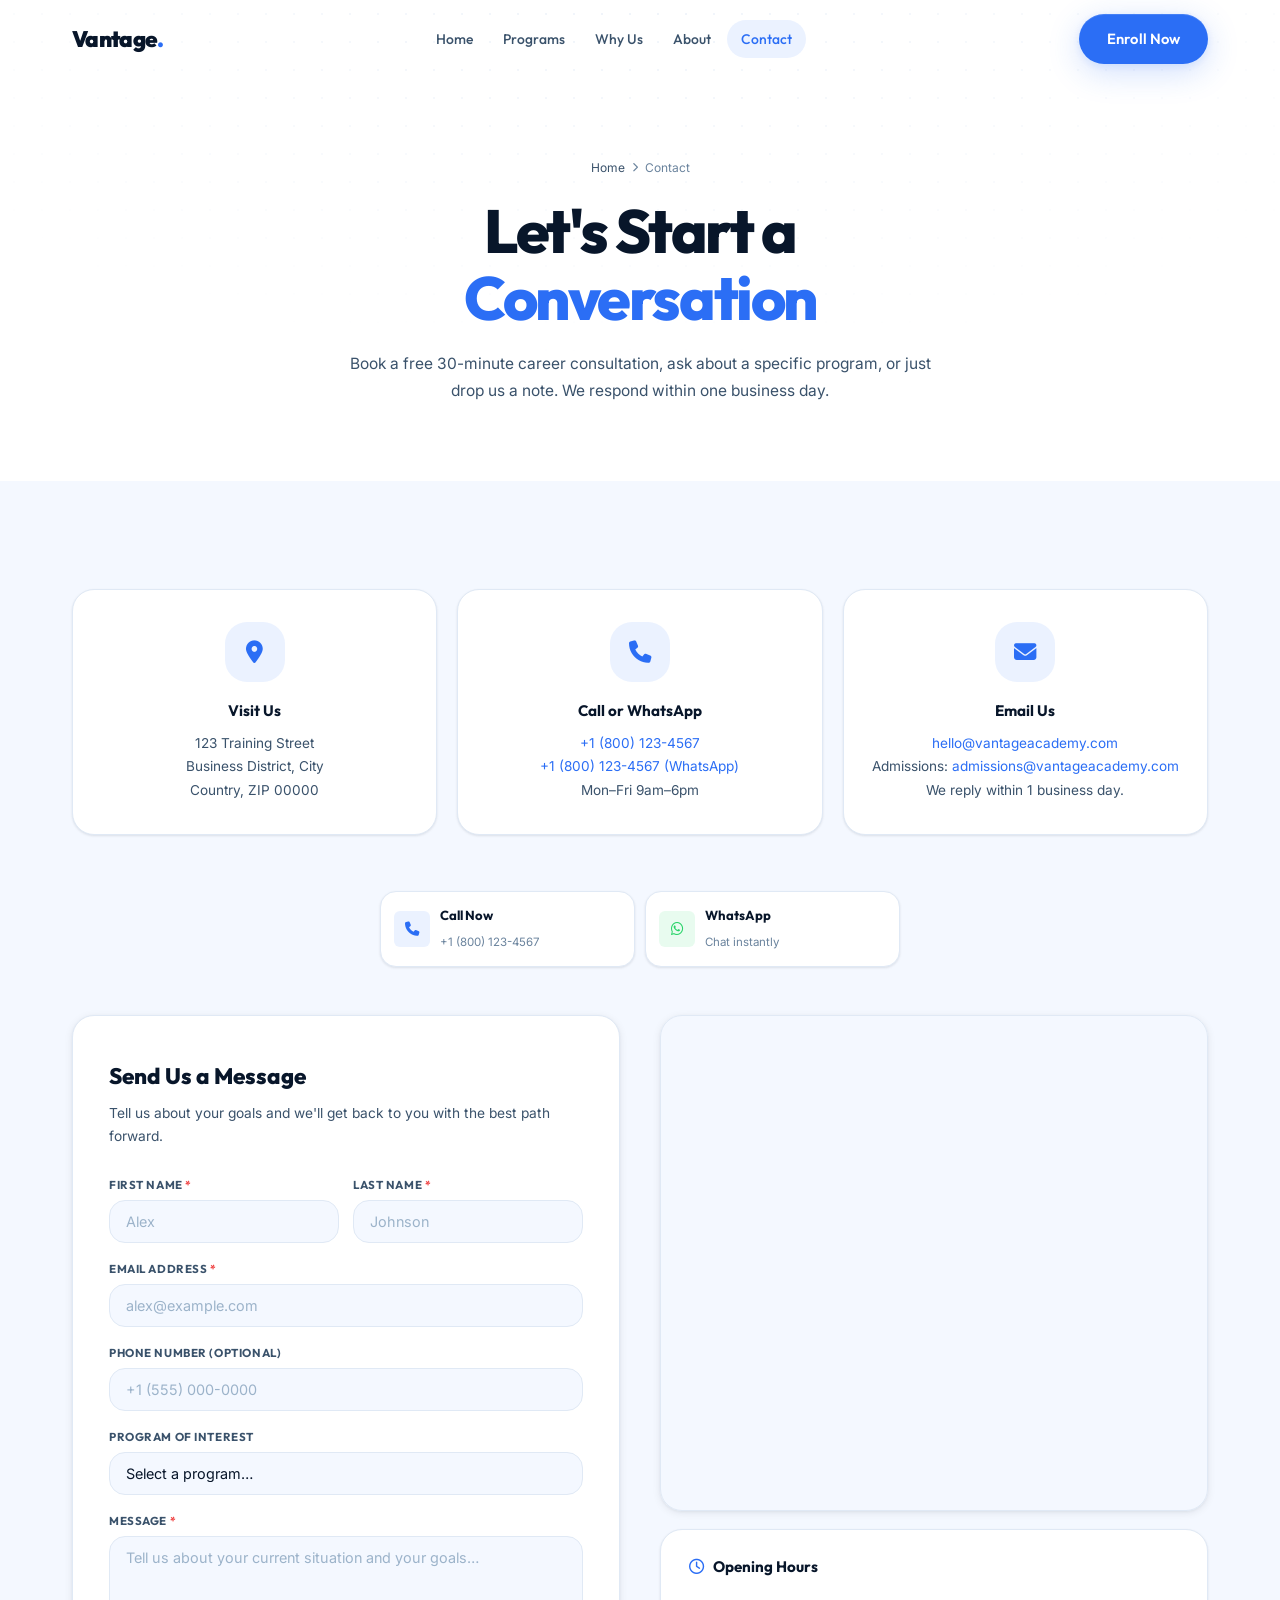
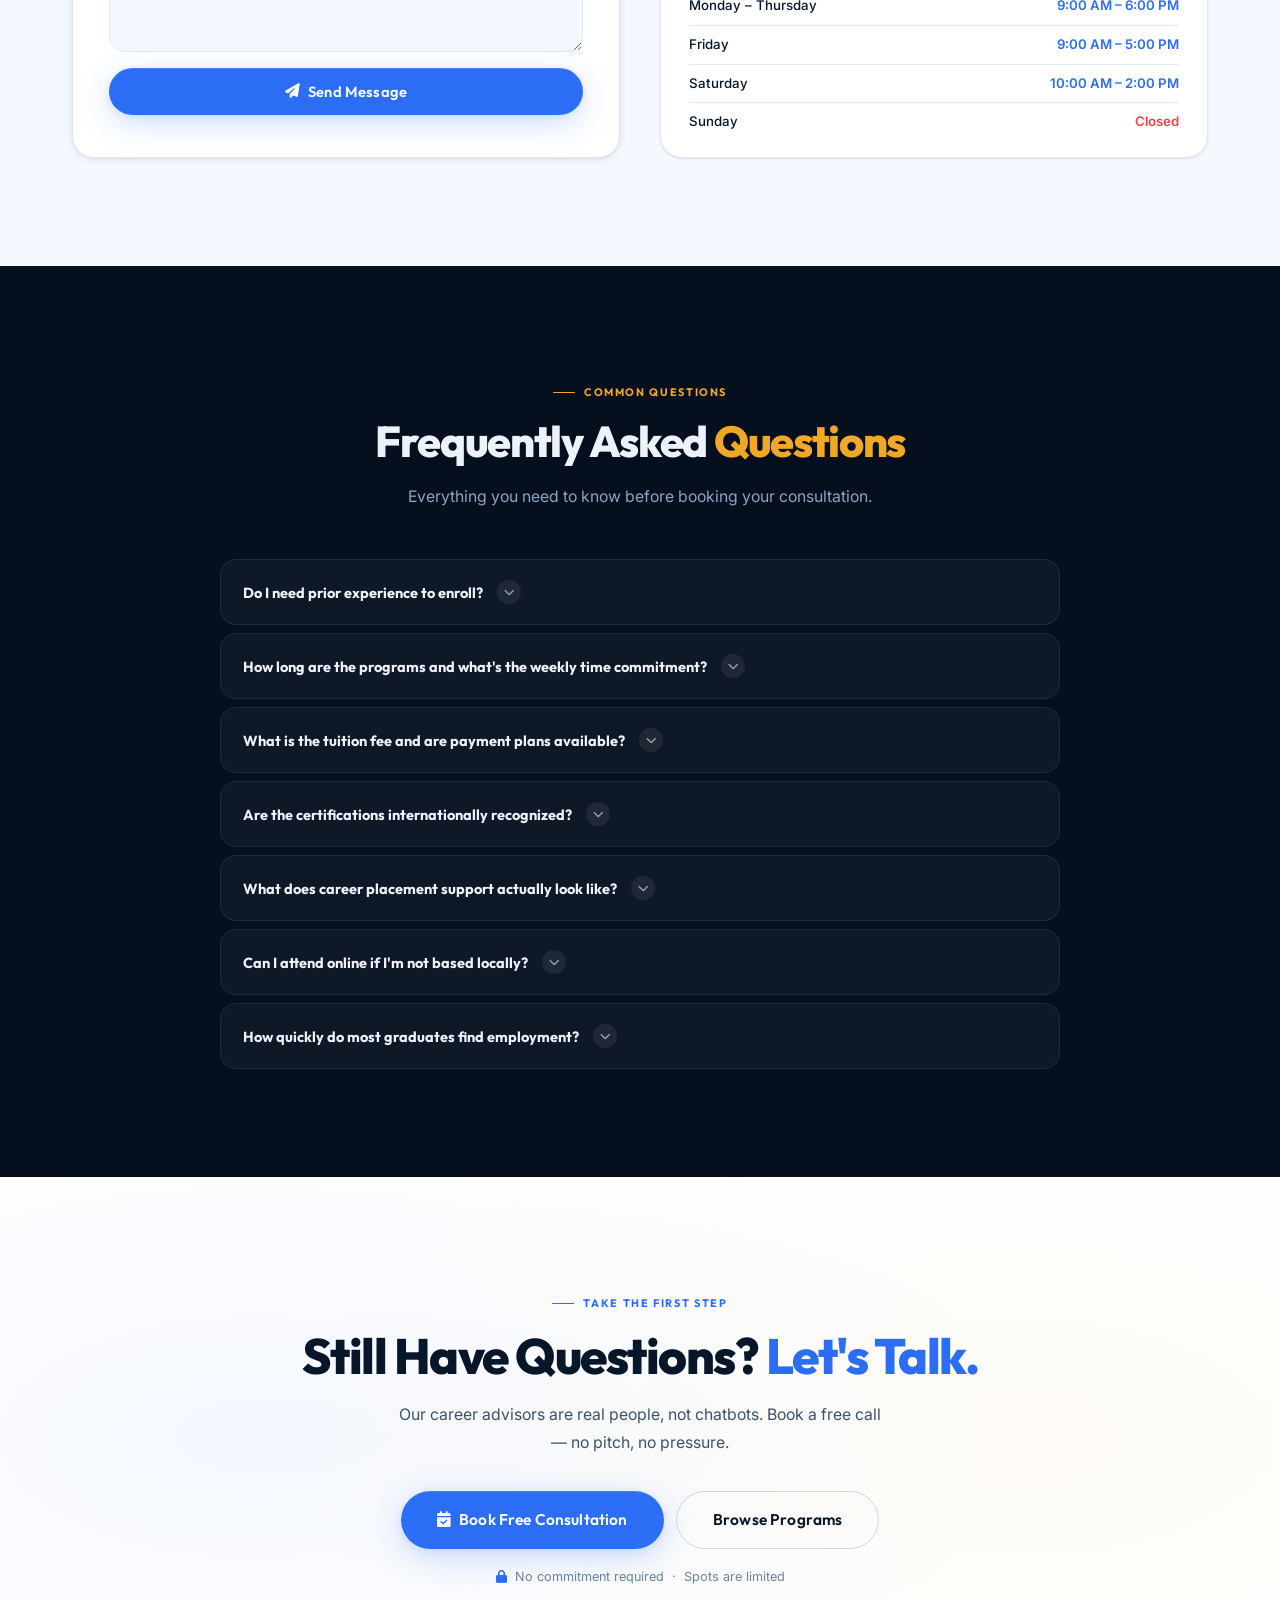
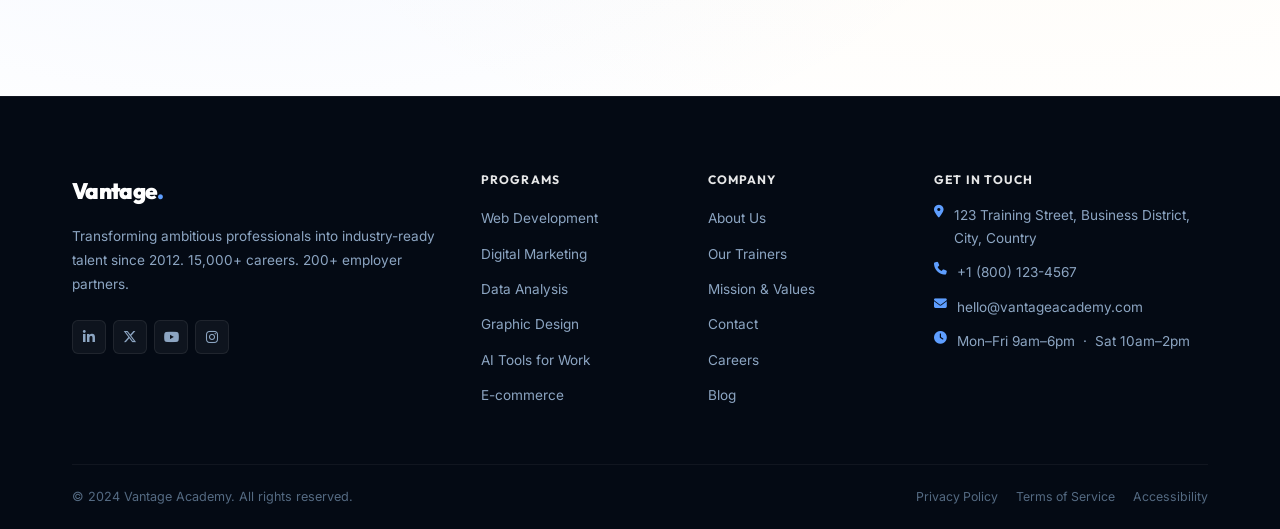
<file: contact.html>
<!DOCTYPE html>
<html lang="en">
<head>
  <meta charset="UTF-8" />
  <meta name="viewport" content="width=device-width, initial-scale=1.0" />
  <title>Contact Vantage Academy — Book a Free Consultation</title>
  <meta name="description" content="Get in touch with Vantage Academy. Book a free career consultation, ask about our programs, or visit us in person. We respond within one business day." />
  <link rel="stylesheet" href="style.css?v=7" />
  <link rel="stylesheet" href="https://cdnjs.cloudflare.com/ajax/libs/font-awesome/6.4.2/css/all.min.css" />
</head>
<body>

  <div id="progress-bar"></div>

  <!-- ═══════════════════════════════════════════════
       NAVIGATION
  ════════════════════════════════════════════════ -->
  <nav id="navbar" aria-label="Main navigation">
    <div class="nav-inner">
      <a href="index.html" class="nav-logo">Vantage<span>.</span></a>
      <div class="nav-links" role="list">
        <a href="index.html" role="listitem">Home</a>
        <a href="index.html#programs" role="listitem">Programs</a>
        <a href="index.html#why-us" role="listitem">Why Us</a>
        <a href="about.html" role="listitem">About</a>
        <a href="contact.html" role="listitem">Contact</a>
      </div>
      <a href="contact.html" class="btn btn-primary nav-cta">Enroll Now</a>
      <button class="hamburger" id="hamburger" aria-label="Toggle menu" aria-expanded="false">
        <span></span><span></span><span></span>
      </button>
    </div>
  </nav>

  <div class="mobile-menu" id="mobileMenu" role="dialog" aria-label="Mobile navigation">
    <a href="index.html">Home</a>
    <a href="index.html#programs">Programs</a>
    <a href="index.html#why-us">Why Us</a>
    <a href="about.html">About</a>
    <a href="contact.html">Contact</a>
    <a href="contact.html" class="btn btn-primary btn-lg" style="margin-top:24px">Enroll Now</a>
  </div>

  <!-- ═══════════════════════════════════════════════
       PAGE HERO  — dark
  ════════════════════════════════════════════════ -->
  <section class="page-hero" aria-label="Contact Vantage Academy">
    <div class="page-hero-inner">
      <nav class="breadcrumb" aria-label="Breadcrumb">
        <a href="index.html">Home</a>
        <i class="fa-solid fa-chevron-right"></i>
        <span>Contact</span>
      </nav>
      <h1 class="page-hero-title">
        Let's Start a <span>Conversation</span>
      </h1>
      <p class="page-hero-desc">
        Book a free 30-minute career consultation, ask about a specific program,
        or just drop us a note. We respond within one business day.
      </p>
    </div>
  </section>

  <!-- ═══════════════════════════════════════════════
       CONTACT SECTION
  ════════════════════════════════════════════════ -->
  <section class="contact-section" id="contact-form" aria-labelledby="contact-section-heading">
    <div class="container">

      <!-- Info cards -->
      <div class="contact-info-grid">
        <div class="ci-card reveal" data-delay="1">
          <div class="ci-icon"><i class="fa-solid fa-location-dot"></i></div>
          <div class="ci-title">Visit Us</div>
          <p class="ci-detail">123 Training Street<br>Business District, City<br>Country, ZIP 00000</p>
        </div>
        <div class="ci-card reveal" data-delay="2">
          <div class="ci-icon"><i class="fa-solid fa-phone"></i></div>
          <div class="ci-title">Call or WhatsApp</div>
          <p class="ci-detail">
            <a href="tel:+18001234567">+1 (800) 123-4567</a><br>
            <a href="https://wa.me/18001234567">+1 (800) 123-4567 (WhatsApp)</a><br>
            Mon–Fri 9am–6pm
          </p>
        </div>
        <div class="ci-card reveal" data-delay="3">
          <div class="ci-icon"><i class="fa-solid fa-envelope"></i></div>
          <div class="ci-title">Email Us</div>
          <p class="ci-detail">
            <a href="mailto:hello@vantageacademy.com">hello@vantageacademy.com</a><br>
            Admissions: <a href="mailto:admissions@vantageacademy.com">admissions@vantageacademy.com</a><br>
            We reply within 1 business day.
          </p>
        </div>
      </div>

      <!-- Quick action buttons -->
      <div class="contact-quick-actions" style="max-width:520px;margin:0 auto 48px" aria-label="Quick contact options">
        <a href="tel:+18001234567" class="contact-quick-btn btn-phone">
          <div class="cqb-icon"><i class="fa-solid fa-phone"></i></div>
          <div class="cqb-text">
            <strong>Call Now</strong>
            <span>+1 (800) 123-4567</span>
          </div>
        </a>
        <a href="https://wa.me/18001234567" class="contact-quick-btn btn-wa" target="_blank" rel="noopener">
          <div class="cqb-icon"><i class="fa-brands fa-whatsapp"></i></div>
          <div class="cqb-text">
            <strong>WhatsApp</strong>
            <span>Chat instantly</span>
          </div>
        </a>
      </div>

      <!-- Form + Map -->
      <div class="contact-main">
        <div class="contact-form-wrap reveal-left">
          <div class="contact-form-title">Send Us a Message</div>
          <p class="contact-form-desc">Tell us about your goals and we'll get back to you with the best path forward.</p>

          <form id="contactForm" novalidate aria-label="Contact form">
            <div class="form-row">
              <div class="form-group">
                <label for="cf-first">First Name <span aria-hidden="true" style="color:var(--red)">*</span></label>
                <input type="text" id="cf-first" placeholder="Alex" required />
              </div>
              <div class="form-group">
                <label for="cf-last">Last Name <span aria-hidden="true" style="color:var(--red)">*</span></label>
                <input type="text" id="cf-last" placeholder="Johnson" required />
              </div>
            </div>

            <div class="form-group">
              <label for="cf-email">Email Address <span aria-hidden="true" style="color:var(--red)">*</span></label>
              <input type="email" id="cf-email" placeholder="alex@example.com" required />
            </div>

            <div class="form-group">
              <label for="cf-phone">Phone Number (optional)</label>
              <input type="tel" id="cf-phone" placeholder="+1 (555) 000-0000" />
            </div>

            <div class="form-group">
              <label for="cf-program">Program of Interest</label>
              <select id="cf-program">
                <option value="">Select a program…</option>
                <option>Web Development</option>
                <option>Digital Marketing</option>
                <option>Data Analysis</option>
                <option>Graphic Design</option>
                <option>AI Tools for Work</option>
                <option>E-commerce</option>
                <option>Not sure yet</option>
              </select>
            </div>

            <div class="form-group">
              <label for="cf-message">Message <span aria-hidden="true" style="color:var(--red)">*</span></label>
              <textarea id="cf-message" placeholder="Tell us about your current situation and your goals…" required></textarea>
            </div>

            <button type="submit" class="btn btn-primary form-submit">
              <i class="fa-solid fa-paper-plane"></i> Send Message
            </button>
            <div class="form-notif" id="contactNotif" role="alert" aria-live="polite"></div>
          </form>
        </div>

        <div class="contact-map-wrap reveal-right">
          <div class="map-container">
            <iframe
              src="https://www.google.com/maps/embed?pb=!1m18!1m12!1m3!1d3153.8354345093747!2d144.95373531531672!3d-37.816279979751834!2m3!1f0!2f0!3f0!3m2!1i1024!2i768!4f13.1!3m3!1m2!1s0x6ad65d4c2b349649%3A0xb6899234e561db11!2sEnvato!5e0!3m2!1sen!2sau!4v1474987681349"
              title="Vantage Academy Location"
              allowfullscreen=""
              loading="lazy"
              referrerpolicy="no-referrer-when-downgrade">
            </iframe>
          </div>

          <div class="hours-card">
            <div class="hours-title">
              <i class="fa-regular fa-clock"></i> Opening Hours
            </div>
            <div class="hours-list">
              <div class="hours-row">
                <span class="day">Monday – Thursday</span>
                <span class="time">9:00 AM – 6:00 PM</span>
              </div>
              <div class="hours-row">
                <span class="day">Friday</span>
                <span class="time">9:00 AM – 5:00 PM</span>
              </div>
              <div class="hours-row">
                <span class="day">Saturday</span>
                <span class="time">10:00 AM – 2:00 PM</span>
              </div>
              <div class="hours-row closed">
                <span class="day">Sunday</span>
                <span class="time">Closed</span>
              </div>
            </div>
          </div>
        </div>
      </div>
    </div>
  </section>

  <!-- ═══════════════════════════════════════════════
       FAQ  — dark section
  ════════════════════════════════════════════════ -->
  <section class="faq-section" id="faq" aria-labelledby="faq-heading">
    <div class="container">
      <div class="faq-header">
        <span class="section-tag on-dk">Common Questions</span>
        <h2 class="section-title on-dark" id="faq-heading">
          Frequently Asked <span>Questions</span>
        </h2>
        <p class="section-sub on-dark" style="margin-inline:auto">
          Everything you need to know before booking your consultation.
        </p>
      </div>

      <div class="faq-list" role="list">

        <div class="faq-item" role="listitem">
          <button class="faq-trigger" aria-expanded="false">
            <span class="faq-q">Do I need prior experience to enroll?</span>
            <span class="faq-chevron" aria-hidden="true"><i class="fa-solid fa-chevron-down"></i></span>
          </button>
          <div class="faq-body" aria-hidden="true">
            <div class="faq-body-inner">
              Most programs are designed for motivated beginners, though some (like AI &amp; ML) benefit from basic numeracy. In your free consultation, we'll assess your starting point honestly and place you in the right cohort. No entry exam — just a genuine conversation.
            </div>
          </div>
        </div>

        <div class="faq-item" role="listitem">
          <button class="faq-trigger" aria-expanded="false">
            <span class="faq-q">How long are the programs and what's the weekly time commitment?</span>
            <span class="faq-chevron" aria-hidden="true"><i class="fa-solid fa-chevron-down"></i></span>
          </button>
          <div class="faq-body" aria-hidden="true">
            <div class="faq-body-inner">
              Programs run from 8 to 16 weeks depending on the track. Full-time formats require 30–35 hours per week; part-time formats need 15–18 hours. All formats are designed to work around existing employment — the curriculum is the same regardless of format.
            </div>
          </div>
        </div>

        <div class="faq-item" role="listitem">
          <button class="faq-trigger" aria-expanded="false">
            <span class="faq-q">What is the tuition fee and are payment plans available?</span>
            <span class="faq-chevron" aria-hidden="true"><i class="fa-solid fa-chevron-down"></i></span>
          </button>
          <div class="faq-body" aria-hidden="true">
            <div class="faq-body-inner">
              Fees vary by program — typically between $2,400 and $5,200. We offer 3 and 6-month payment plans with no interest. Some programs also qualify for corporate training budgets. Reach out and we'll find a structure that works for your situation.
            </div>
          </div>
        </div>

        <div class="faq-item" role="listitem">
          <button class="faq-trigger" aria-expanded="false">
            <span class="faq-q">Are the certifications internationally recognized?</span>
            <span class="faq-chevron" aria-hidden="true"><i class="fa-solid fa-chevron-down"></i></span>
          </button>
          <div class="faq-body" aria-hidden="true">
            <div class="faq-body-inner">
              Yes. All Vantage certifications are accredited and recognized by employers in 35+ countries. Our certificates are paired with portfolio work and skills assessments that employers in our network actively reference during hiring.
            </div>
          </div>
        </div>

        <div class="faq-item" role="listitem">
          <button class="faq-trigger" aria-expanded="false">
            <span class="faq-q">What does career placement support actually look like?</span>
            <span class="faq-chevron" aria-hidden="true"><i class="fa-solid fa-chevron-down"></i></span>
          </button>
          <div class="faq-body" aria-hidden="true">
            <div class="faq-body-inner">
              It starts before you graduate. You get: a dedicated placement advisor, professional CV review, three rounds of mock interviews, portfolio review with feedback, and direct warm introductions to employers in our network. Your advisor stays engaged until you've accepted an offer.
            </div>
          </div>
        </div>

        <div class="faq-item" role="listitem">
          <button class="faq-trigger" aria-expanded="false">
            <span class="faq-q">Can I attend online if I'm not based locally?</span>
            <span class="faq-chevron" aria-hidden="true"><i class="fa-solid fa-chevron-down"></i></span>
          </button>
          <div class="faq-body" aria-hidden="true">
            <div class="faq-body-inner">
              Absolutely. All 6 programs are available fully online with live sessions (not pre-recorded). Every format — online or in-person — includes the same mentor access, project reviews, and career placement support.
            </div>
          </div>
        </div>

        <div class="faq-item" role="listitem">
          <button class="faq-trigger" aria-expanded="false">
            <span class="faq-q">How quickly do most graduates find employment?</span>
            <span class="faq-chevron" aria-hidden="true"><i class="fa-solid fa-chevron-down"></i></span>
          </button>
          <div class="faq-body" aria-hidden="true">
            <div class="faq-body-inner">
              Our 12-month tracked data shows 98% of graduates enter employment within 90 days of completing their program. The median is 42 days. Graduates who actively engage with placement support (portfolio review, mock interviews, employer introductions) typically land in 3–6 weeks.
            </div>
          </div>
        </div>

      </div>
    </div>
  </section>

  <!-- ═══════════════════════════════════════════════
       FINAL CTA
  ════════════════════════════════════════════════ -->
  <section class="final-cta" aria-labelledby="final-cta-contact-heading">
    <div class="container">
      <div class="final-cta-inner">
        <span class="section-tag" style="justify-content:center">Take the First Step</span>
        <h2 class="section-title on-light" id="final-cta-contact-heading">
          Still Have Questions? <span>Let's Talk.</span>
        </h2>
        <p class="section-sub" style="margin-inline:auto;text-align:center;max-width:500px">
          Our career advisors are real people, not chatbots. Book a free call — no pitch, no pressure.
        </p>
        <div class="cta-actions">
          <a href="#contact-form" class="btn btn-primary btn-lg">
            <i class="fa-solid fa-calendar-check"></i> Book Free Consultation
          </a>
          <a href="index.html#programs" class="btn btn-outline btn-lg">Browse Programs</a>
        </div>
        <p class="cta-note"><i class="fa-solid fa-lock"></i> No commitment required &nbsp;·&nbsp; Spots are limited</p>
      </div>
    </div>
  </section>

  <!-- ═══════════════════════════════════════════════
       FOOTER
  ════════════════════════════════════════════════ -->
  <footer>
    <div class="container">
      <div class="footer-grid">
        <div>
          <div class="footer-logo">Vantage<span>.</span></div>
          <p class="footer-tagline">
            Transforming ambitious professionals into industry-ready talent
            since 2012. 15,000+ careers. 200+ employer partners.
          </p>
          <div class="footer-socials">
            <a href="#" class="footer-social" aria-label="LinkedIn"><i class="fa-brands fa-linkedin-in"></i></a>
            <a href="#" class="footer-social" aria-label="Twitter/X"><i class="fa-brands fa-x-twitter"></i></a>
            <a href="#" class="footer-social" aria-label="YouTube"><i class="fa-brands fa-youtube"></i></a>
            <a href="#" class="footer-social" aria-label="Instagram"><i class="fa-brands fa-instagram"></i></a>
          </div>
        </div>
        <div class="footer-col">
          <h4>Programs</h4>
          <ul class="footer-links">
            <li><a href="index.html#programs">Web Development</a></li>
            <li><a href="index.html#programs">Digital Marketing</a></li>
            <li><a href="index.html#programs">Data Analysis</a></li>
            <li><a href="index.html#programs">Graphic Design</a></li>
            <li><a href="index.html#programs">AI Tools for Work</a></li>
            <li><a href="index.html#programs">E-commerce</a></li>
          </ul>
        </div>
        <div class="footer-col">
          <h4>Company</h4>
          <ul class="footer-links">
            <li><a href="about.html">About Us</a></li>
            <li><a href="about.html#team">Our Trainers</a></li>
            <li><a href="about.html#mvv">Mission &amp; Values</a></li>
            <li><a href="contact.html">Contact</a></li>
            <li><a href="#">Careers</a></li>
            <li><a href="#">Blog</a></li>
          </ul>
        </div>
        <div class="footer-col">
          <h4>Get in Touch</h4>
          <div class="footer-contact-item">
            <i class="fa-solid fa-location-dot"></i>
            <span>123 Training Street, Business District, City, Country</span>
          </div>
          <div class="footer-contact-item">
            <i class="fa-solid fa-phone"></i>
            <span>+1 (800) 123-4567</span>
          </div>
          <div class="footer-contact-item">
            <i class="fa-solid fa-envelope"></i>
            <span>hello@vantageacademy.com</span>
          </div>
          <div class="footer-contact-item">
            <i class="fa-solid fa-clock"></i>
            <span>Mon–Fri 9am–6pm &nbsp;·&nbsp; Sat 10am–2pm</span>
          </div>
        </div>
      </div>
      <div class="footer-bottom">
        <p class="footer-copy">&copy; 2024 Vantage Academy. All rights reserved.</p>
        <div class="footer-bottom-links">
          <a href="#">Privacy Policy</a>
          <a href="#">Terms of Service</a>
          <a href="#">Accessibility</a>
        </div>
      </div>
    </div>
  </footer>

  <script src="script.js"></script>
</body>
</html>
</file>
<file: style.css>
/* ============================================================
   VANTAGE ACADEMY — Bold & Confident v3.0
   ============================================================ */

@import url('https://fonts.googleapis.com/css2?family=Outfit:wght@300;400;500;600;700;800;900&family=Inter:wght@300;400;500;600;700&display=swap');

/* ============================================================
   DESIGN TOKENS  (unchanged — extend, never replace)
   ============================================================ */
:root {
  --bg:        #FFFFFF;
  --bg-alt:    #F4F8FF;
  --bg-deep:   #EBF1FC;

  --dk:        #060F1E;
  --dk2:       #0B1A30;
  --dk3:       #112240;
  --dk-border: rgba(255,255,255,0.075);
  --dk-surface:rgba(255,255,255,0.045);

  --card:      #FFFFFF;
  --card-alt:  #F9FBFF;
  --border:    #E0E9F5;
  --border-h:  #C4D7EE;

  --txt-1:     #08162A;
  --txt-2:     #3A526B;
  --txt-3:     #6A839D;
  --txt-4:     #9CB3CA;

  --dk-txt-1:  #EDF2FA;
  --dk-txt-2:  #8CA5C2;
  --dk-txt-3:  #546A82;

  --blue:        #2B6EF5;
  --blue-h:      #1A5EDE;
  --blue-light:  #5E9EFF;
  --blue-pale:   #EBF2FF;
  --blue-glow:   rgba(43,110,245,0.22);
  --blue-border: rgba(43,110,245,0.22);

  --gold:        #F0A828;
  --gold-h:      #D9921C;
  --gold-light:  #FFD166;
  --gold-pale:   #FFF7E6;
  --gold-glow:   rgba(240,168,40,0.22);

  --emerald:     #10B981;
  --purple:      #7C3AED;
  --red:         #EF4444;

  --font-head: 'Outfit', system-ui, sans-serif;
  --font-body: 'Inter',  system-ui, sans-serif;

  --r-xs: 6px;  --r-s: 10px;  --r-m: 16px;
  --r-l:  22px; --r-xl: 32px; --r-f: 9999px;

  --sh-xs:  0 1px 3px rgba(8,22,42,0.07), 0 1px 2px rgba(8,22,42,0.04);
  --sh-sm:  0 2px 8px rgba(8,22,42,0.08), 0 1px 3px rgba(8,22,42,0.05);
  --sh-md:  0 4px 20px rgba(8,22,42,0.09), 0 2px 6px rgba(8,22,42,0.05);
  --sh-lg:  0 8px 40px rgba(8,22,42,0.10), 0 4px 12px rgba(8,22,42,0.05);
  --sh-xl:  0 20px 60px rgba(8,22,42,0.12), 0 8px 20px rgba(8,22,42,0.06);
  --sh-blue:0 8px 32px rgba(43,110,245,0.22), 0 2px 8px rgba(43,110,245,0.10);

  --ease:   cubic-bezier(0.4,0,0.2,1);
  --easeO:  cubic-bezier(0,0,0.2,1);
  --easeI:  cubic-bezier(0.4,0,1,1);
  --spring: cubic-bezier(0.34,1.56,0.64,1);
  --expo:   cubic-bezier(0.16,1,0.3,1);

  --nav-h:  78px;
  --max-w:  1200px;
  --sec-py: 108px;

  /* Legacy aliases */
  --c-gold:        var(--gold);   --c-gold-h:    var(--gold-h);
  --c-gold-glow:   var(--gold-glow);
  --c-blue:        var(--blue);   --c-blue-h:    var(--blue-h);
  --c-blue-glow:   var(--blue-glow);
  --c-white:       var(--dk-txt-1);
  --c-text:        var(--txt-1);  --c-muted:     var(--txt-3);
  --c-faint:       var(--txt-4);
  --c-light-bg:    var(--bg-alt); --c-light-card:var(--card);
  --c-light-text:  var(--txt-1);  --c-light-sub: var(--txt-2);
  --c-light-muted: var(--txt-3);  --c-light-border:var(--border);
  --c-surface:     var(--dk-surface); --c-border:var(--dk-border);
  --shadow-card:   var(--sh-md);  --shadow-hover:var(--sh-xl);
  --shadow-sm:     var(--sh-sm);  --shadow-md:   var(--sh-md);
  --ease-smooth:   var(--ease);   --ease-bounce: var(--spring);
  --radius-xs: var(--r-xs); --radius-s:  var(--r-s);
  --radius-m:  var(--r-m);  --radius-l:  var(--r-l);
  --radius-xl: var(--r-xl); --radius-f:  var(--r-f);
}

/* ============================================================
   RESET & BASE
   ============================================================ */
*, *::before, *::after { box-sizing: border-box; margin: 0; padding: 0; }
html   { scroll-behavior: smooth; font-size: 16px; }
body   {
  font-family: var(--font-body);
  background: var(--bg);
  color: var(--txt-1);
  line-height: 1.65;
  overflow-x: hidden;
  -webkit-font-smoothing: antialiased;
  -moz-osx-font-smoothing: grayscale;
}
a      { text-decoration: none; color: inherit; }
ul,ol  { list-style: none; }
img    { max-width: 100%; height: auto; display: block; }
button, input, textarea, select {
  font-family: var(--font-body); font-size: 1rem;
  border: none; outline: none; background: none;
}
h1,h2,h3,h4,h5,h6 { font-family: var(--font-head); line-height: 1.1; }

/* ============================================================
   CONTAINER
   ============================================================ */
.container { max-width: var(--max-w); margin-inline: auto; padding-inline: 32px; }

/* ============================================================
   SECTION LABELS & HEADINGS
   ============================================================ */
.section-tag {
  display: inline-flex; align-items: center; gap: 9px;
  font-family: var(--font-head); font-size: .68rem; font-weight: 700;
  letter-spacing: .15em; text-transform: uppercase;
  color: var(--blue); margin-bottom: 16px;
}
.section-tag::before {
  content: ''; display: block; width: 22px; height: 1.5px;
  background: var(--blue); border-radius: 2px; flex-shrink: 0;
}
.section-tag.dark::before  { background: var(--blue); }
.section-tag.on-dk         { color: var(--gold); }
.section-tag.on-dk::before { background: var(--gold); }

.section-title {
  font-size: clamp(1.9rem, 3.6vw, 2.7rem);
  font-weight: 800; letter-spacing: -.03em;
  margin-bottom: 18px; line-height: 1.1;
  color: var(--txt-1);
}
.section-title span         { color: var(--blue); }
.section-title.on-light     { color: var(--txt-1); }
.section-title.on-light span{ color: var(--blue); }
.section-title.on-dark      { color: var(--dk-txt-1); }
.section-title.on-dark span { color: var(--gold); }

.section-sub {
  font-size: .99rem; color: var(--txt-2);
  max-width: 560px; line-height: 1.78;
}
.section-sub.on-light { color: var(--txt-2); }
.section-sub.on-dark  { color: var(--dk-txt-2); }
.text-center { text-align: center; }
.text-center .section-sub { margin-inline: auto; }

/* ============================================================
   BUTTONS
   ============================================================ */
.btn {
  display: inline-flex; align-items: center; gap: 8px;
  padding: 13px 28px; border-radius: var(--r-f);
  font-family: var(--font-head); font-size: .92rem; font-weight: 600;
  cursor: pointer; position: relative; overflow: hidden;
  white-space: nowrap; letter-spacing: .01em;
  transition: transform .3s var(--expo), box-shadow .3s var(--ease);
  will-change: transform;
}
.btn::before {
  content: ''; position: absolute; inset: 0;
  background: linear-gradient(105deg, transparent 40%, rgba(255,255,255,.20) 50%, transparent 60%);
  transform: translateX(-120%);
  transition: transform .55s var(--ease);
}
.btn:hover::before { transform: translateX(120%); }

.btn-primary {
  background: var(--blue); color: #fff;
  box-shadow: 0 1px 0 rgba(255,255,255,.12) inset, var(--sh-blue);
}
.btn-primary:hover {
  background: var(--blue-h); transform: translateY(-2px);
  box-shadow: 0 1px 0 rgba(255,255,255,.12) inset, 0 14px 44px rgba(43,110,245,.38);
}
.btn-primary:active { transform: translateY(0); }

.btn-outline {
  border: 1.5px solid var(--border-h);
  color: var(--txt-1); background: transparent;
}
.btn-outline:hover {
  border-color: var(--blue); color: var(--blue);
  transform: translateY(-2px); background: var(--blue-pale);
}

.btn-blue {
  background: var(--blue); color: #fff;
  box-shadow: 0 4px 18px var(--blue-glow);
}
.btn-blue:hover {
  background: var(--blue-h); transform: translateY(-2px);
  box-shadow: 0 10px 36px rgba(43,110,245,.38);
}

.btn-gold {
  background: var(--gold); color: #fff;
  box-shadow: 0 4px 18px var(--gold-glow);
}
.btn-gold:hover {
  background: var(--gold-h); transform: translateY(-2px);
  box-shadow: 0 10px 36px rgba(240,168,40,.38);
}

.btn-outline-dk {
  border: 1.5px solid rgba(255,255,255,.22);
  color: var(--dk-txt-1); background: rgba(255,255,255,.05);
  backdrop-filter: blur(8px);
}
.btn-outline-dk:hover {
  border-color: rgba(255,255,255,.5); color: #fff;
  transform: translateY(-2px);
}

.btn-text {
  display: inline-flex; align-items: center; gap: 7px;
  font-family: var(--font-head); font-size: .88rem; font-weight: 600;
  color: var(--gold); padding: 0;
  transition: gap .25s var(--expo), opacity .2s;
}
.btn-text:hover { gap: 12px; opacity: .85; }

.btn-lg { padding: 15px 36px; font-size: .97rem; }

/* ============================================================
   REVEAL ANIMATIONS  (selective — not every div)
   ============================================================ */
.reveal {
  opacity: 0; transform: translateY(24px);
  transition: opacity .8s var(--expo), transform .8s var(--expo);
}
.reveal.visible { opacity: 1; transform: none; }
.reveal-left {
  opacity: 0; transform: translateX(-36px);
  transition: opacity .8s var(--expo), transform .8s var(--expo);
}
.reveal-left.visible { opacity: 1; transform: none; }
.reveal-right {
  opacity: 0; transform: translateX(36px);
  transition: opacity .8s var(--expo), transform .8s var(--expo);
}
.reveal-right.visible { opacity: 1; transform: none; }

[data-delay="1"]  { transition-delay: .08s !important; }
[data-delay="2"]  { transition-delay: .16s !important; }
[data-delay="3"]  { transition-delay: .24s !important; }
[data-delay="4"]  { transition-delay: .32s !important; }
[data-delay="5"]  { transition-delay: .40s !important; }
[data-delay="6"]  { transition-delay: .48s !important; }
[data-delay="7"]  { transition-delay: .56s !important; }
[data-delay="8"]  { transition-delay: .64s !important; }

/* ── SIGNATURE MOTION: hero headline word-by-word stagger ── */
.hw {
  display: inline-block;
  animation: word-up .7s var(--expo) both;
  animation-delay: calc(var(--wi, 0) * 80ms + 250ms);
}
.hw.accent {
  color: var(--blue);
}
@keyframes word-up {
  from { opacity: 0; transform: translateY(28px); }
  to   { opacity: 1; transform: none; }
}

/* ============================================================
   SCROLL PROGRESS BAR
   ============================================================ */
#progress-bar {
  position: fixed; top: 0; left: 0; right: 0; height: 2px;
  background: linear-gradient(90deg, var(--blue), var(--gold));
  transform-origin: left; transform: scaleX(0);
  z-index: 9998; transition: transform .08s linear;
}

/* ============================================================
   NAVIGATION
   ============================================================ */
#navbar {
  position: fixed; top: 0; left: 0; right: 0;
  height: var(--nav-h); z-index: 200;
  transition: background .4s var(--ease), box-shadow .4s;
}
#navbar.scrolled {
  background: rgba(255,255,255,.92);
  backdrop-filter: blur(20px); -webkit-backdrop-filter: blur(20px);
  box-shadow: 0 1px 0 var(--border), 0 4px 24px rgba(8,22,42,.06);
}

/* Dark-hero nav variant (about.html) — white text before scroll */
#navbar.nav-dk:not(.scrolled) .nav-logo { color: #fff; }
#navbar.nav-dk:not(.scrolled) .nav-logo span { color: var(--gold); }
#navbar.nav-dk:not(.scrolled) .nav-links a { color: rgba(255,255,255,.7); }
#navbar.nav-dk:not(.scrolled) .nav-links a:hover,
#navbar.nav-dk:not(.scrolled) .nav-links a.active {
  color: #fff; background: rgba(255,255,255,.12);
}
.nav-inner {
  max-width: var(--max-w); margin-inline: auto;
  padding-inline: 32px; height: 100%;
  display: flex; align-items: center; justify-content: space-between;
}
.nav-logo {
  font-family: var(--font-head); font-size: 1.4rem; font-weight: 900;
  color: var(--txt-1); letter-spacing: -.03em; flex-shrink: 0;
}
.nav-logo span { color: var(--blue); }
.nav-links { display: flex; align-items: center; gap: 2px; }
.nav-links a {
  font-family: var(--font-head); font-size: .87rem; font-weight: 500;
  color: var(--txt-2); padding: 8px 14px; border-radius: var(--r-f);
  transition: color .2s, background .2s;
}
.nav-links a:hover,
.nav-links a.active { color: var(--blue); background: var(--blue-pale); }
.nav-cta { margin-left: 14px; }

.hamburger {
  display: none; flex-direction: column; gap: 5px;
  cursor: pointer; padding: 8px; border-radius: var(--r-s);
  transition: background .2s;
}
.hamburger:hover { background: var(--bg-alt); }
.hamburger span {
  display: block; width: 22px; height: 2px;
  background: var(--txt-1); border-radius: 2px;
  transition: transform .35s var(--expo), opacity .35s, width .35s;
}
.hamburger.open span:nth-child(1) { transform: translateY(7px) rotate(45deg); }
.hamburger.open span:nth-child(2) { opacity: 0; width: 0; }
.hamburger.open span:nth-child(3) { transform: translateY(-7px) rotate(-45deg); }

.mobile-menu {
  position: fixed; inset: 0; top: var(--nav-h);
  background: rgba(255,255,255,.97);
  backdrop-filter: blur(20px); -webkit-backdrop-filter: blur(20px);
  display: flex; flex-direction: column;
  align-items: center; justify-content: center; gap: 4px;
  z-index: 150; opacity: 0; visibility: hidden;
  transition: opacity .35s var(--ease), visibility .35s;
  border-top: 1px solid var(--border);
}
.mobile-menu.open { opacity: 1; visibility: visible; }
.mobile-menu a {
  font-family: var(--font-head); font-size: 1.55rem; font-weight: 700;
  color: var(--txt-2); padding: 10px 32px; border-radius: var(--r-l);
  transition: color .2s, background .2s;
}
.mobile-menu a:hover { color: var(--blue); background: var(--blue-pale); }
.mobile-menu .btn { margin-top: 20px; }

/* ============================================================
   HERO  — typographic, confident, no mockup
   ============================================================ */
.hero {
  min-height: 100vh;
  display: flex; align-items: center;
  padding: calc(var(--nav-h) + 64px) 0 88px;
  background: var(--bg);
  position: relative; overflow: hidden;
}

/* Full dot-grid fading toward left — geometric texture */
.hero::before {
  content: '';
  position: absolute; inset: 0;
  background-image: radial-gradient(circle, var(--border) 1px, transparent 1px);
  background-size: 28px 28px;
  mask-image: radial-gradient(ellipse 80% 90% at 95% 50%, black 0%, transparent 65%);
  opacity: .6; pointer-events: none;
}

/* Decorative corner arcs */
.hero-ring, .hero-ring-2 {
  position: absolute; border-radius: 50%;
  pointer-events: none;
}
.hero-ring {
  width: 480px; height: 480px;
  border: 1px solid var(--border);
  top: -120px; right: -140px;
}
.hero-ring-2 {
  width: 320px; height: 320px;
  border: 1px solid rgba(43,110,245,.12);
  top: -60px; right: -70px;
}

.hero-inner {
  position: relative; z-index: 2;
  max-width: var(--max-w); margin-inline: auto; padding-inline: 32px;
  width: 100%;
  display: grid;
  grid-template-columns: 1.15fr 1fr;
  gap: 72px;
  align-items: center;
}

/* Eyebrow line (replaces hero-tag) */
.hero-eyebrow {
  display: flex; align-items: center; gap: 12px;
  font-family: var(--font-head); font-size: .68rem; font-weight: 700;
  letter-spacing: .16em; text-transform: uppercase;
  color: var(--blue); margin-bottom: 28px;
}
.hero-eyebrow::before {
  content: ''; display: block; width: 28px; height: 1.5px;
  background: var(--blue); flex-shrink: 0;
}

/* Hero headline — larger, tighter, more commanding */
.hero-title {
  font-size: clamp(3rem, 7vw, 5.5rem);
  font-weight: 800; color: var(--txt-1);
  letter-spacing: -.04em; line-height: 1.05;
  margin-bottom: 28px;
}

.hero-desc {
  font-size: .98rem; color: var(--txt-2);
  line-height: 1.82; margin-bottom: 36px; max-width: 580px;
}

.hero-cta { display: flex; gap: 12px; flex-wrap: wrap; margin-bottom: 40px; }

/* Trust row — stat pills, no avatars */
.hero-trust {
  display: flex; align-items: center; gap: 22px; flex-wrap: wrap;
  padding-top: 22px; border-top: 1px solid var(--border);
}
.ht-stat strong {
  display: block; font-family: var(--font-head); font-size: 1rem;
  font-weight: 800; color: var(--txt-1); letter-spacing: -.02em;
}
.ht-stat span { font-size: .7rem; color: var(--txt-3); font-weight: 500; }
.ht-sep { width: 1px; height: 28px; background: var(--border-h); flex-shrink: 0; }

/* Scroll hint */
.hero-scroll-hint {
  position: absolute; bottom: 28px; left: 50%; transform: translateX(-50%);
  display: flex; flex-direction: column; align-items: center; gap: 5px;
  color: var(--txt-4); font-size: .68rem; letter-spacing: .1em; text-transform: uppercase;
  animation: bounce-down 2.2s ease infinite;
}
@keyframes bounce-down {
  0%,100% { transform: translateX(-50%) translateY(0); }
  50%      { transform: translateX(-50%) translateY(6px); }
}

/* Scale hero title for the narrower 2-col left column */
@media (min-width: 961px) {
  .hero-title { font-size: clamp(2.6rem, 4.5vw, 3.8rem); }
}

/* ============================================================
   HERO PHOTO COLLAGE
   ============================================================ */
.hero-collage {
  position: relative;
  display: grid;
  grid-template-columns: 55fr 45fr;
  gap: 12px;
  height: 480px;
  align-items: stretch;
}
.hc-rail { height: 100%; }
.hc-stack {
  display: flex; flex-direction: column;
  gap: 12px; height: 100%;
}
.hc-frame {
  border-radius: var(--r-xl);
  overflow: hidden;
  box-shadow: var(--sh-xl);
  background: var(--bg-alt);
}
.hc-frame-main { height: 100%; }
.hc-frame-sub  { flex: 1; min-height: 0; }
.hc-img {
  width: 100%; height: 100%;
  object-fit: cover; display: block;
  transition: opacity .28s var(--ease);
}

/* Floating arrow buttons */
.hc-btn {
  position: absolute; top: 50%;
  transform: translateY(-50%);
  width: 44px; height: 44px; border-radius: 50%;
  background: #fff; border: 1.5px solid var(--border);
  box-shadow: var(--sh-md);
  display: flex; align-items: center; justify-content: center;
  color: var(--txt-1); font-size: .84rem;
  cursor: pointer; z-index: 10;
  transition:
    background .25s var(--ease), color .25s var(--ease),
    border-color .25s var(--ease), box-shadow .25s var(--ease),
    transform .25s var(--ease);
}
.hc-btn:hover {
  background: var(--blue); color: #fff; border-color: var(--blue);
  box-shadow: var(--sh-blue);
  transform: translateY(-50%) scale(1.08);
}
.hc-prev { left:  -20px; }
.hc-next { right: -20px; }

/* ============================================================
   STATS STATEMENT  — dark, full-bleed, counters
   ============================================================ */
.stats-statement {
  padding: 88px 0;
  background: var(--dk);
  border-top: 1px solid rgba(255,255,255,.04);
}
.ss-grid {
  display: grid; grid-template-columns: repeat(4,1fr);
  border-left: 1px solid var(--dk-border);
}
.ss-item {
  padding: 24px 36px; text-align: center;
  border-right: 1px solid var(--dk-border);
  transition: background .3s;
}
.ss-item:hover { background: var(--dk-surface); }
.ss-num {
  font-family: var(--font-head);
  font-size: clamp(2.4rem, 4.5vw, 3.8rem);
  font-weight: 900; color: #fff; line-height: 1;
  letter-spacing: -.04em; margin-bottom: 12px;
}
.ss-label {
  font-size: .74rem; color: var(--dk-txt-2);
  font-family: var(--font-head); font-weight: 600;
  letter-spacing: .06em; text-transform: uppercase;
}

/* ============================================================
   ABOUT INTRO  — asymmetric, no icon soup
   ============================================================ */
.about-intro { padding: var(--sec-py) 0; background: var(--bg-alt); }
.about-intro-grid {
  display: grid; grid-template-columns: 1fr 1.05fr;
  gap: 72px; align-items: center;
}
.about-intro-visual { display: flex; flex-direction: column; gap: 14px; }

.about-card-main {
  border-radius: var(--r-l);
  box-shadow: var(--sh-xl);
  position: relative; overflow: hidden;
  min-height: 340px;
}

/* Photo fill */
.acm-photo { position: absolute; inset: 0; }
.acm-photo img {
  width: 100%; height: 100%;
  object-fit: cover; display: block;
}

/* Gradient: heavy at bottom for text legibility, clear at top */
.acm-overlay {
  position: absolute; inset: 0;
  background: linear-gradient(
    to top,
    rgba(6,15,30,.97) 0%,
    rgba(6,15,30,.8) 38%,
    rgba(6,15,30,.22) 66%,
    transparent 100%
  );
  pointer-events: none;
}

/* Text content anchored to bottom of photo panel */
.acm-body {
  position: absolute;
  bottom: 0; left: 0; right: 0;
  padding: 26px 30px 30px;
  z-index: 1;
}
.about-card-main-title {
  font-family: var(--font-head); font-size: 1.05rem; font-weight: 800;
  color: #fff; margin-bottom: 14px;
}
.acm-list { display: flex; flex-direction: column; gap: 10px; }
.acm-list li {
  display: flex; align-items: flex-start; gap: 10px;
  font-size: .83rem; color: rgba(237,242,250,.78); line-height: 1.5;
}
.acm-list li i { color: var(--gold); font-size: .78rem; flex-shrink: 0; margin-top: 3px; }

/* Small stat row beneath the dark card */
.about-mini-stats {
  display: grid; grid-template-columns: 1fr 1fr; gap: 12px;
}
.ams-item {
  background: var(--card); border: 1px solid var(--border);
  border-radius: var(--r-m); padding: 18px 20px; text-align: center;
  box-shadow: var(--sh-xs);
}
.ams-num {
  font-family: var(--font-head); font-size: 1.7rem; font-weight: 900;
  color: var(--blue); letter-spacing: -.03em; line-height: 1; margin-bottom: 4px;
}
.ams-lbl { font-size: .72rem; color: var(--txt-3); font-weight: 500; }

/* Text column */
.about-intro-content .section-sub { margin-bottom: 0; }

/* Simple dash list — no icon circles */
.about-points {
  list-style: none; display: flex; flex-direction: column;
  gap: 10px; margin-top: 26px;
}
.about-points li {
  display: flex; align-items: center; gap: 14px;
  font-size: .91rem; color: var(--txt-2); font-weight: 500;
}
.about-points li::before {
  content: ''; display: block; width: 22px; height: 1.5px;
  background: var(--blue); flex-shrink: 0;
}

/* ============================================================
   PROGRAMS  — 3D fanned card stack
   ============================================================ */
.programs { padding: var(--sec-py) 0; background: var(--bg); }
.programs-header { text-align: center; margin-bottom: 20px; }
.programs-header .section-sub { margin-inline: auto; max-width: 640px; }

/* Perspective stage */
.programs-fan-stage {
  position: relative;
  width: 100%;
  height: 460px;
  perspective: 1000px;
  perspective-origin: 50% 42%;
  overflow: visible;
  outline: none;
  touch-action: pan-y;
}

.programs-fan-track {
  position: relative;
  width: 100%; height: 100%;
  transform-style: preserve-3d;
}

/* Individual cards */
.fan-card {
  position: absolute;
  left: 50%; top: 50%;
  width: 660px; height: 400px;
  margin-left: -330px; margin-top: -200px;
  border-radius: var(--r-xl);
  overflow: hidden;
  cursor: pointer;
  outline: none;
  will-change: transform;
  -webkit-backface-visibility: hidden;
  backface-visibility: hidden;
  transition: transform 450ms cubic-bezier(.16,1,.3,1),
              opacity 350ms ease,
              box-shadow 350ms ease;
  box-shadow: var(--sh-xl);
}
.fan-card.is-active {
  cursor: default;
  box-shadow: 0 28px 72px rgba(8,22,42,.28), 0 8px 28px rgba(8,22,42,.14),
              0 0 0 1px rgba(43,110,245,.15);
}
.fan-card:not(.is-active):hover {
  box-shadow: 0 22px 52px rgba(8,22,42,.24), 0 6px 18px rgba(8,22,42,.1);
}

/* Card photo */
.fc-bg { position: absolute; inset: 0; }
.fc-bg img {
  width: 100%; height: 100%;
  object-fit: cover; display: block;
  pointer-events: none; user-select: none;
}

/* Dark gradient overlay — heavier at bottom for text legibility */
.fc-overlay {
  position: absolute; inset: 0;
  background: linear-gradient(
    to top,
    rgba(6,15,30,.96) 0%,
    rgba(6,15,30,.7) 38%,
    rgba(6,15,30,.14) 66%,
    transparent 100%
  );
  pointer-events: none;
}

/* Card text content */
.fc-content {
  position: absolute;
  bottom: 0; left: 0; right: 0;
  padding: 22px 24px 26px;
  z-index: 1;
}
.fc-tag {
  display: inline-block;
  font-family: var(--font-head); font-size: .57rem; font-weight: 700;
  letter-spacing: .14em; text-transform: uppercase;
  color: var(--gold); margin-bottom: 9px;
}
.fc-title {
  font-family: var(--font-head); font-size: 1.28rem; font-weight: 800;
  color: #fff; letter-spacing: -.02em; line-height: 1.15;
  margin-bottom: 8px;
}
.fc-desc {
  font-size: .77rem; color: rgba(255,255,255,.68);
  line-height: 1.62; margin-bottom: 12px;
  display: -webkit-box;
  -webkit-line-clamp: 2;
  -webkit-box-orient: vertical;
  overflow: hidden;
}
.fan-card.is-active .fc-desc { -webkit-line-clamp: 3; }

.fc-meta {
  display: flex; gap: 14px;
  font-family: var(--font-head); font-size: .68rem; font-weight: 600;
  color: rgba(255,255,255,.5);
}
.fc-meta i { margin-right: 3px; color: var(--gold); }

.fc-cta {
  display: inline-flex; align-items: center; gap: 6px;
  font-family: var(--font-head); font-size: .73rem; font-weight: 700;
  color: #fff; text-decoration: none;
  border: 1.5px solid rgba(255,255,255,.28);
  border-radius: var(--r-f);
  padding: 8px 16px; margin-top: 14px;
  transition: border-color .22s var(--ease), background .22s var(--ease);
}
.fc-cta:hover {
  border-color: rgba(255,255,255,.72);
  background: rgba(255,255,255,.1);
}
.fan-card:not(.is-active) .fc-cta { display: none; }

/* Navigation row */
.fan-nav {
  display: flex; align-items: center; justify-content: center;
  gap: 16px; margin-top: 32px;
}
.fan-nav-btn {
  width: 44px; height: 44px; border-radius: var(--r-s);
  border: 1px solid rgba(8,22,42,.12); background: var(--dk2);
  cursor: pointer; color: #fff;
  display: flex; align-items: center; justify-content: center;
  font-size: .84rem;
  box-shadow: var(--sh-md);
  transition: background .25s var(--ease), box-shadow .25s var(--ease);
  opacity: 1; pointer-events: auto;
}
.fan-nav-btn:hover { background: var(--blue); box-shadow: var(--sh-blue); }

/* Dot indicators */
.fan-dots {
  display: flex; align-items: center; gap: 8px;
}
.fan-dot {
  width: 8px; height: 8px; border-radius: var(--r-f);
  background: var(--border-h); border: none; padding: 0;
  cursor: pointer;
  transition: width .3s var(--ease), background .3s var(--ease);
}
.fan-dot.active { width: 24px; background: var(--blue); }

.programs-cta { text-align: center; margin-top: 52px; }

/* ============================================================
   WHY CHOOSE US  — dark, asymmetric, numbered text list
   (completely different structure from programs/approach/MVV)
   ============================================================ */
.why-us { padding: var(--sec-py) 0; background: var(--dk); }
.why-grid {
  display: grid; grid-template-columns: 1.1fr 1fr;
  gap: 80px; align-items: start;
}

/* Left: big statement text */
.why-lead { position: sticky; top: calc(var(--nav-h) + 32px); }
.why-lead-eyebrow {
  display: inline-flex; align-items: center; gap: 10px;
  font-family: var(--font-head); font-size: .68rem; font-weight: 700;
  letter-spacing: .15em; text-transform: uppercase; color: var(--gold);
  margin-bottom: 22px;
}
.why-lead-eyebrow::before {
  content: ''; display: block; width: 22px; height: 1.5px;
  background: var(--gold); flex-shrink: 0;
}
.why-lead-title {
  font-family: var(--font-head);
  font-size: clamp(1.9rem, 3.5vw, 2.8rem);
  font-weight: 800; color: var(--dk-txt-1);
  letter-spacing: -.035em; line-height: 1.1; margin-bottom: 22px;
}
.why-lead-title span { color: var(--gold); }
.why-lead-text { font-size: .94rem; color: var(--dk-txt-2); line-height: 1.78; margin-bottom: 30px; }
.why-lead-link {
  display: inline-flex; align-items: center; gap: 8px;
  font-family: var(--font-head); font-size: .87rem; font-weight: 600;
  color: var(--gold); transition: gap .25s var(--expo);
}
.why-lead-link:hover { gap: 14px; }

/* Right: numbered reasons list — editorial, no icon circles */
.why-reasons { border-top: 1px solid var(--dk-border); }
.why-reason {
  display: grid; grid-template-columns: 44px 1fr;
  gap: 18px; padding: 26px 0;
  border-bottom: 1px solid var(--dk-border);
  transition: background .25s;
}
.why-reason:hover { background: var(--dk-surface); margin-inline: -16px; padding-inline: 16px; border-radius: var(--r-xs); }
.wr-num {
  font-family: var(--font-head); font-size: .7rem; font-weight: 700;
  color: var(--dk-txt-3); letter-spacing: .1em; padding-top: 3px;
}
.wr-title {
  font-family: var(--font-head); font-size: .95rem; font-weight: 700;
  color: var(--dk-txt-1); margin-bottom: 5px;
}
.wr-desc { font-size: .84rem; color: var(--dk-txt-2); line-height: 1.62; }

/* ============================================================
   APPROACH / HOW IT WORKS  — vertical numbered steps
   (editorial list — not an icon card grid)
   ============================================================ */
.approach { padding: var(--sec-py) 0; background: var(--bg-alt); }
.approach-header { max-width: 620px; margin-bottom: 60px; }
.approach-header .section-sub { max-width: none; }

.approach-list { border-top: 1px solid var(--border); }
.approach-step {
  display: grid; grid-template-columns: 100px 1fr;
  gap: 40px; padding: 40px 0;
  border-bottom: 1px solid var(--border);
  align-items: start;
  transition: background .25s;
}
.approach-step:hover { background: var(--bg-deep); margin-inline: -20px; padding-inline: 20px; border-radius: var(--r-m); }
.as-num {
  font-family: var(--font-head);
  font-size: clamp(2.2rem, 4vw, 3.5rem);
  font-weight: 900; color: var(--border-h);
  line-height: 1; letter-spacing: -.04em;
  transition: color .3s;
  padding-top: 4px;
}
.approach-step:hover .as-num { color: var(--blue); }
.as-title {
  font-family: var(--font-head); font-size: 1rem; font-weight: 800;
  color: var(--txt-1); margin-bottom: 8px;
}
.as-desc { font-size: .87rem; color: var(--txt-2); line-height: 1.72; max-width: 580px; }

/* ============================================================
   TESTIMONIALS
   ============================================================ */
.testimonials { padding: var(--sec-py) 0; background: var(--bg); }
.testimonials-header { text-align: center; margin-bottom: 48px; }
.testimonials-slider  { position: relative; overflow: hidden; }
.testi-track { display: flex; gap: 20px; transition: transform .52s var(--expo); }
.testi-card {
  flex: 0 0 calc(33.333% - 14px);
  background: var(--card); border: 1px solid var(--border);
  border-radius: var(--r-l); padding: 32px 26px;
  box-shadow: var(--sh-sm); position: relative; overflow: hidden;
  transition: transform .32s var(--expo), box-shadow .32s;
  border-top: 3px solid var(--border);
}
.testi-card:nth-child(odd)  { border-top-color: var(--blue); }
.testi-card:nth-child(even) { border-top-color: var(--gold); }
.testi-card:hover { transform: translateY(-4px); box-shadow: var(--sh-lg); }

.testi-quote-icon {
  font-size: 3.5rem; color: var(--blue); opacity: .06;
  position: absolute; top: 14px; right: 20px;
  font-family: Georgia, serif; line-height: 1; user-select: none;
}
.testi-stars { display: flex; gap: 2px; margin-bottom: 14px; color: var(--gold); font-size: .8rem; }
.testi-text  {
  font-size: .9rem; color: var(--txt-2);
  line-height: 1.84; margin-bottom: 24px; font-style: italic;
}
.testi-author { display: flex; align-items: center; gap: 12px; }
.testi-avatar {
  width: 44px; height: 44px; border-radius: 50%;
  font-family: var(--font-head); font-size: .86rem; font-weight: 700; color: #fff;
  display: flex; align-items: center; justify-content: center; flex-shrink: 0;
}
.ta-a { background: linear-gradient(135deg,#2B6EF5,#7C3AED); }
.ta-b { background: linear-gradient(135deg,#F59E0B,#EF4444); }
.ta-c { background: linear-gradient(135deg,#10B981,#2B6EF5); }
.ta-d { background: linear-gradient(135deg,#7C3AED,#EC4899); }
.ta-e { background: linear-gradient(135deg,#EC4899,#F59E0B); }
.testi-info strong {
  font-family: var(--font-head); font-size: .9rem; font-weight: 700;
  color: var(--txt-1); display: block;
}
.testi-info span { font-size: .76rem; color: var(--blue); }

.testi-controls {
  display: flex; align-items: center; justify-content: center; gap: 12px; margin-top: 36px;
}
.testi-btn {
  width: 40px; height: 40px; border-radius: 50%;
  border: 1.5px solid var(--border); background: var(--card);
  cursor: pointer; color: var(--txt-3);
  display: flex; align-items: center; justify-content: center;
  font-size: .86rem; transition: all .28s var(--ease);
}
.testi-btn:hover { border-color: var(--blue); background: var(--blue); color: #fff; }
.testi-dots { display: flex; gap: 5px; }
.testi-dot {
  width: 7px; height: 7px; border-radius: 50%;
  background: var(--border-h); cursor: pointer; transition: all .28s;
}
.testi-dot.active { width: 20px; border-radius: 4px; background: var(--blue); }

/* ============================================================
   NEWSLETTER  — dark section
   ============================================================ */
.newsletter {
  padding: var(--sec-py) 0; background: var(--dk);
  position: relative; overflow: hidden;
}
.newsletter::before {
  content: ''; position: absolute;
  width: 700px; height: 700px;
  background: radial-gradient(circle, rgba(43,110,245,.12) 0%, transparent 70%);
  top: -250px; left: -100px; pointer-events: none;
}
.newsletter::after {
  content: ''; position: absolute;
  width: 500px; height: 500px;
  background: radial-gradient(circle, rgba(240,168,40,.08) 0%, transparent 70%);
  bottom: -150px; right: -80px; pointer-events: none;
}
.newsletter-inner {
  position: relative; z-index: 1;
  display: grid; grid-template-columns: 1fr 1fr;
  gap: 52px; align-items: center;
}
.newsletter-badge {
  display: inline-flex; align-items: center; gap: 7px;
  background: rgba(240,168,40,.10); border: 1px solid rgba(240,168,40,.22);
  color: var(--gold); font-family: var(--font-head);
  font-size: .68rem; font-weight: 700; letter-spacing: .12em; text-transform: uppercase;
  padding: 6px 13px; border-radius: var(--r-f); margin-bottom: 16px;
}
.newsletter-title {
  font-family: var(--font-head); font-size: clamp(1.5rem, 2.7vw, 2.1rem);
  font-weight: 800; color: var(--dk-txt-1); line-height: 1.2; margin-bottom: 13px;
}
.newsletter-desc  { font-size: .9rem; color: var(--dk-txt-2); line-height: 1.78; }
.newsletter-perks { display: flex; flex-direction: column; gap: 10px; margin-top: 26px; }
.newsletter-perk  {
  display: flex; align-items: center; gap: 9px;
  font-size: .84rem; color: var(--dk-txt-2);
}
.newsletter-perk i { color: var(--gold); }

.newsletter-form-wrap {
  background: rgba(255,255,255,.05); border: 1px solid var(--dk-border);
  border-radius: var(--r-l); padding: 34px 30px;
  backdrop-filter: blur(16px);
}
.sub-form { display: flex; flex-direction: column; gap: 14px; }
.sub-field { display: flex; flex-direction: column; gap: 6px; }
.sub-field label {
  font-family: var(--font-head); font-size: .72rem; font-weight: 700;
  color: var(--dk-txt-2); letter-spacing: .07em; text-transform: uppercase;
}
.sub-field input {
  background: rgba(255,255,255,.07); border: 1px solid var(--dk-border);
  border-radius: var(--r-m); padding: 12px 17px;
  color: var(--dk-txt-1); font-size: .92rem;
  transition: border .3s, box-shadow .3s; width: 100%;
}
.sub-field input::placeholder { color: var(--dk-txt-3); }
.sub-field input:focus {
  border-color: var(--gold); box-shadow: 0 0 0 3px rgba(240,168,40,.12); outline: none;
}
.sub-form .btn { width: 100%; justify-content: center; padding: 14px; }
.sub-note { font-size: .72rem; color: var(--dk-txt-3); text-align: center; }

/* ============================================================
   FINAL CTA
   ============================================================ */
.final-cta {
  padding: var(--sec-py) 0; background: var(--bg);
  position: relative; overflow: hidden;
}
.final-cta::before {
  content: ''; position: absolute; inset: 0;
  background:
    radial-gradient(ellipse 60% 70% at 20% 50%, rgba(43,110,245,.05), transparent),
    radial-gradient(ellipse 60% 70% at 80% 50%, rgba(240,168,40,.04), transparent);
}
.final-cta-inner {
  position: relative; z-index: 1;
  text-align: center; max-width: 700px; margin-inline: auto;
}
.final-cta .section-title { font-size: clamp(2rem, 4.2vw, 3.1rem); }
.cta-actions { display: flex; gap: 13px; justify-content: center; flex-wrap: wrap; margin-top: 34px; }
.cta-note { margin-top: 18px; font-size: .79rem; color: var(--txt-3); }
.cta-note i { color: var(--blue); margin-right: 4px; }

/* ============================================================
   FOOTER
   ============================================================ */
footer {
  background: #040A14;
  border-top: 1px solid rgba(255,255,255,.05);
  padding: 76px 0 0;
}
.footer-grid {
  display: grid; grid-template-columns: 2fr 1fr 1fr 1.5fr;
  gap: 44px; padding-bottom: 56px;
}
.footer-logo {
  font-family: var(--font-head); font-size: 1.4rem; font-weight: 900;
  color: #fff; margin-bottom: 14px; letter-spacing: -.03em;
}
.footer-logo span { color: var(--blue-light); }
.footer-tagline { font-size: .85rem; color: var(--dk-txt-2); line-height: 1.78; margin-bottom: 24px; }
.footer-socials { display: flex; gap: 7px; }
.footer-social {
  width: 34px; height: 34px; border-radius: var(--r-xs);
  background: var(--dk-surface); border: 1px solid var(--dk-border);
  display: flex; align-items: center; justify-content: center;
  color: var(--dk-txt-2); font-size: .86rem;
  transition: all .28s var(--expo);
}
.footer-social:hover { background: var(--blue); color: #fff; border-color: var(--blue); transform: translateY(-2px); }
.footer-col h4 {
  font-family: var(--font-head); font-size: .76rem; font-weight: 700;
  color: rgba(255,255,255,.9); letter-spacing: .09em; text-transform: uppercase;
  margin-bottom: 18px;
}
.footer-links { display: flex; flex-direction: column; gap: 9px; }
.footer-links a { font-size: .85rem; color: var(--dk-txt-2); transition: color .2s, padding-left .2s; }
.footer-links a:hover { color: var(--blue-light); padding-left: 4px; }
.footer-contact-item {
  display: flex; gap: 10px; align-items: flex-start;
  font-size: .85rem; color: var(--dk-txt-2); margin-bottom: 12px;
}
.footer-contact-item i { color: var(--blue-light); font-size: .8rem; margin-top: 2px; flex-shrink: 0; }
.footer-bottom {
  border-top: 1px solid rgba(255,255,255,.05); padding: 22px 0;
  display: flex; align-items: center; justify-content: space-between;
  gap: 14px; flex-wrap: wrap;
}
.footer-copy { font-size: .79rem; color: var(--dk-txt-3); }
.footer-copy a { color: var(--blue-light); }
.footer-bottom-links { display: flex; gap: 18px; }
.footer-bottom-links a { font-size: .77rem; color: var(--dk-txt-3); transition: color .2s; }
.footer-bottom-links a:hover { color: var(--dk-txt-2); }

/* ============================================================
   PAGE HERO  (about / contact)  — light, matches homepage register
   ============================================================ */
.page-hero {
  padding: calc(var(--nav-h) + 80px) 0 76px;
  background: var(--bg);
  position: relative; overflow: hidden; text-align: center;
}
.page-hero::before {
  content: ''; position: absolute; inset: 0;
  background-image: radial-gradient(circle, var(--border) 1px, transparent 1px);
  background-size: 28px 28px;
  mask-image: radial-gradient(ellipse 90% 100% at 50% 0%, black 0%, transparent 75%);
  opacity: .5; pointer-events: none;
}
.page-hero-inner {
  position: relative; z-index: 1;
  max-width: 680px; margin-inline: auto; padding-inline: 32px;
}
.breadcrumb {
  display: flex; align-items: center; justify-content: center; gap: 7px;
  font-size: .75rem; color: var(--txt-3); margin-bottom: 20px;
}
.breadcrumb a { color: var(--txt-2); transition: color .2s; }
.breadcrumb a:hover { color: var(--blue); }
.breadcrumb i { font-size: .6rem; }
.page-hero-title {
  font-size: clamp(2.2rem, 5vw, 3.8rem);
  font-weight: 800; color: var(--txt-1); letter-spacing: -.04em; margin-bottom: 18px;
}
.page-hero-title span { color: var(--blue); }
.page-hero-desc { font-size: .97rem; color: var(--txt-2); line-height: 1.78; }

/* ============================================================
   ABOUT — tighter section-header rhythm
   ============================================================ */
.about-story .section-tag,
.mvv-header .section-tag,
.team-header .section-tag,
.achievements-header .section-tag { margin-bottom: 10px; }

.mvv-header .section-title,
.team-header .section-title,
.achievements-header .section-title { margin-bottom: 12px; }

/* ============================================================
   ABOUT — STORY
   ============================================================ */
.about-story { padding: 72px 0; background: var(--bg); }
.story-grid { display: grid; grid-template-columns: 1fr 1fr; gap: 80px; align-items: center; }
.story-text { font-size: .94rem; color: var(--txt-2); line-height: 1.86; margin-bottom: 20px; }
.story-card {
  background: var(--dk2); border: 1px solid rgba(255,255,255,.07);
  border-radius: var(--r-l); padding: 42px 34px;
  position: relative; overflow: hidden; box-shadow: var(--sh-xl);
}
.story-card::before {
  content: ''; position: absolute; width: 260px; height: 260px;
  background: rgba(240,168,40,.15); border-radius: 50%; filter: blur(80px);
  top: -80px; right: -80px; pointer-events: none;
}
.story-card-title {
  font-family: var(--font-head); font-size: 1rem; font-weight: 800;
  color: #fff; margin-bottom: 26px; position: relative;
}
.year-item {
  display: flex; gap: 14px; align-items: flex-start;
  padding-bottom: 20px; margin-bottom: 20px;
  border-bottom: 1px solid rgba(255,255,255,.07);
}
.year-item:last-child { border-bottom: none; margin-bottom: 0; padding-bottom: 0; }
.year-num {
  font-family: var(--font-head); font-size: 1.1rem; font-weight: 900;
  color: var(--gold); flex-shrink: 0; width: 42px;
}
.year-body strong {
  font-family: var(--font-head); font-size: .9rem; font-weight: 700;
  color: #fff; display: block; margin-bottom: 3px;
}
.year-body p { font-size: .79rem; color: var(--dk-txt-2); }

/* ============================================================
   ABOUT — MISSION / VISION / VALUES  (dark numbered statements)
   No icon cards — editorial, confident
   ============================================================ */
.mvv { padding: 72px 0; background: var(--dk); }
.mvv-header { margin-bottom: 36px; }
.mvv-header .section-title { color: var(--dk-txt-1); }
.mvv-header .section-title span { color: var(--gold); }
.mvv-header .section-sub { color: var(--dk-txt-2); }

.mvv-list { border-top: 1px solid var(--dk-border); }
.mvv-statement {
  display: grid; grid-template-columns: 88px 1fr;
  gap: 40px; padding: 36px 0;
  border-bottom: 1px solid var(--dk-border);
  transition: background .25s;
}
.mvv-statement:hover { background: var(--dk-surface); margin-inline: -20px; padding-inline: 20px; border-radius: var(--r-m); }
.ms-num {
  font-family: var(--font-head); font-size: 3.5rem; font-weight: 900;
  line-height: 1; color: rgba(255,255,255,.06);
  letter-spacing: -.05em; padding-top: 4px;
}
.ms-tag {
  font-family: var(--font-head); font-size: .67rem; font-weight: 700;
  letter-spacing: .14em; text-transform: uppercase;
  color: var(--gold); margin-bottom: 16px;
}
.ms-text {
  font-size: 1.08rem; color: var(--dk-txt-1);
  line-height: 1.74; max-width: 640px;
}

.mvv-values {
  display: flex; flex-wrap: wrap; gap: 10px;
  margin-top: 36px; padding-top: 32px;
  border-top: 1px solid var(--dk-border);
}
.mvv-value-chip {
  font-family: var(--font-head); font-size: .62rem; font-weight: 700;
  letter-spacing: .1em; text-transform: uppercase;
  color: var(--dk-txt-3);
  border: 1px solid var(--dk-border);
  border-radius: var(--r-f);
  padding: 7px 15px;
  transition: border-color .22s var(--ease), color .22s var(--ease);
  cursor: default;
}
.mvv-value-chip:hover { border-color: var(--gold); color: var(--gold); }

/* ============================================================
   ABOUT — TEAM
   ============================================================ */
.team { padding: 72px 0; background: var(--bg); }
.team-header { text-align: center; margin-bottom: 32px; }
.team-grid { display: grid; grid-template-columns: repeat(4,1fr); gap: 20px; }
.team-card {
  background: var(--card); border: 1px solid var(--border);
  border-radius: var(--r-l); padding: 28px 20px; text-align: center;
  transition: all .38s var(--expo); box-shadow: var(--sh-xs);
}
.team-card:hover { transform: translateY(-8px); box-shadow: var(--sh-xl); border-color: var(--border-h); }
.team-avatar {
  width: 80px; height: 80px; border-radius: 50%;
  margin: 0 auto 16px; position: relative; overflow: hidden;
  box-shadow: 0 0 0 2px var(--border);
  transition: transform .35s var(--spring), box-shadow .3s var(--ease);
}
.team-avatar img {
  width: 100%; height: 100%; object-fit: cover; display: block;
}
.team-card:hover .team-avatar {
  transform: scale(1.06);
  box-shadow: 0 0 0 3px var(--blue), 0 4px 16px rgba(43,110,245,.25);
}
.team-name { font-family: var(--font-head); font-size: .97rem; font-weight: 700; color: var(--txt-1); margin-bottom: 4px; }
.team-role { font-size: .74rem; color: var(--blue); font-family: var(--font-head); font-weight: 600; letter-spacing: .04em; margin-bottom: 10px; }
.team-bio  { font-size: .78rem; color: var(--txt-2); line-height: 1.65; }
.team-socials { display: flex; justify-content: center; gap: 6px; margin-top: 14px; }
.team-social {
  width: 28px; height: 28px; border-radius: var(--r-xs);
  background: var(--bg-alt); border: 1px solid var(--border);
  display: flex; align-items: center; justify-content: center;
  font-size: .7rem; color: var(--txt-3); transition: all .28s;
}
.team-social:hover { background: var(--blue); color: #fff; border-color: var(--blue); }

/* ============================================================
   ABOUT — ACHIEVEMENTS
   ============================================================ */
.achievements { padding: 72px 0; background: var(--bg-alt); }
.achievements-header { text-align: center; margin-bottom: 32px; }
.achievements-grid { display: grid; grid-template-columns: repeat(4,1fr); gap: 16px; }
.ach-card {
  background: var(--card); border: 1px solid var(--border);
  border-radius: var(--r-l); padding: 32px 20px; text-align: center;
  transition: all .32s var(--expo); box-shadow: var(--sh-xs);
}
.ach-card:hover { transform: translateY(-5px); box-shadow: var(--sh-blue); border-color: var(--blue-border); }
.ach-icon {
  width: 56px; height: 56px; border-radius: var(--r-s);
  background: var(--blue-pale); color: var(--blue);
  display: flex; align-items: center; justify-content: center;
  font-size: 1.4rem; margin: 0 auto 13px;
  transition: background .3s, transform .3s var(--spring);
}
.ach-card:hover .ach-icon { background: var(--blue); color: #fff; transform: scale(1.08); }
.ach-num   { font-family: var(--font-head); font-size: 2rem; font-weight: 900; color: var(--txt-1); margin-bottom: 5px; }
.ach-label { font-size: .79rem; color: var(--txt-2); }

/* ============================================================
   ABOUT PAGE HERO — full-bleed photo variant
   ============================================================ */
.page-hero.ph-photo {
  padding: calc(var(--nav-h) + 110px) 0 90px;
  background: var(--dk);
}
.page-hero.ph-photo::before { display: none; }

.ph-bg { position: absolute; inset: 0; z-index: 0; }
.ph-bg img { width: 100%; height: 100%; object-fit: cover; display: block; }

.ph-overlay {
  position: absolute; inset: 0; z-index: 1;
  background: linear-gradient(
    160deg,
    rgba(6,15,30,.65) 0%,
    rgba(6,15,30,.86) 55%,
    rgba(6,15,30,.96) 100%
  );
}
.page-hero.ph-photo .page-hero-inner { z-index: 2; }
.page-hero.ph-photo .breadcrumb a,
.page-hero.ph-photo .breadcrumb span { color: rgba(255,255,255,.42); }
.page-hero.ph-photo .breadcrumb a:hover { color: rgba(255,255,255,.85); }
.page-hero.ph-photo .breadcrumb i { color: rgba(255,255,255,.22); }
.page-hero.ph-photo .page-hero-title { color: #fff; }
.page-hero.ph-photo .page-hero-title span { color: var(--gold); }
.page-hero.ph-photo .page-hero-desc {
  color: rgba(255,255,255,.58); max-width: 540px; margin-inline: auto;
}

.ph-stats {
  display: flex; justify-content: center;
  margin-top: 48px; padding-top: 38px;
  border-top: 1px solid rgba(255,255,255,.11);
  position: relative; z-index: 2;
}
.ph-stat {
  padding: 0 44px;
  border-right: 1px solid rgba(255,255,255,.11);
  text-align: center;
}
.ph-stat:last-child { border-right: none; }
.ph-stat-num {
  font-family: var(--font-head); font-size: 2.2rem; font-weight: 900;
  color: #fff; letter-spacing: -.04em; line-height: 1; margin-bottom: 6px;
}
.ph-stat-lbl {
  font-family: var(--font-head); font-size: .59rem; font-weight: 600;
  letter-spacing: .14em; text-transform: uppercase; color: rgba(255,255,255,.38);
}

/* ============================================================
   TEAM — photo-dominant card redesign
   ============================================================ */
.team-card { padding: 0; text-align: left; overflow: hidden; }

.team-photo { aspect-ratio: 3 / 4; overflow: hidden; }
.team-photo img {
  width: 100%; height: 100%;
  object-fit: cover; display: block;
  transition: transform .7s var(--ease);
}
.team-card:hover .team-photo img { transform: scale(1.05); }

.team-info { padding: 16px 18px 22px; }

.team-tags { display: flex; flex-wrap: wrap; gap: 6px; margin-top: 10px; }
.team-tag {
  font-family: var(--font-head); font-size: .56rem; font-weight: 700;
  letter-spacing: .09em; text-transform: uppercase;
  color: var(--txt-3); border: 1px solid var(--border);
  border-radius: var(--r-f); padding: 4px 10px;
  transition: border-color .22s var(--ease), color .22s var(--ease);
}
.team-card:hover .team-tag { border-color: var(--blue-border); color: var(--blue); }

/* ============================================================
   CONTACT PAGE
   ============================================================ */
.contact-section { padding: var(--sec-py) 0; background: var(--bg-alt); }
.contact-info-grid { display: grid; grid-template-columns: repeat(3,1fr); gap: 20px; margin-bottom: 56px; }
.ci-card {
  background: var(--card); border: 1px solid var(--border);
  border-radius: var(--r-l); padding: 32px 24px; text-align: center;
  box-shadow: var(--sh-xs); transition: all .32s var(--expo);
}
.ci-card:hover { transform: translateY(-5px); box-shadow: var(--sh-blue); border-color: var(--blue-border); }
.ci-icon {
  width: 60px; height: 60px; border-radius: var(--r-l);
  background: var(--blue-pale); color: var(--blue);
  display: flex; align-items: center; justify-content: center;
  font-size: 1.4rem; margin: 0 auto 16px;
  transition: background .3s, color .3s, transform .3s var(--spring);
}
.ci-card:hover .ci-icon { background: var(--blue); color: #fff; transform: scale(1.08); }
.ci-title  { font-family: var(--font-head); font-size: .95rem; font-weight: 700; color: var(--txt-1); margin-bottom: 9px; }
.ci-detail { font-size: .85rem; color: var(--txt-2); line-height: 1.72; }
.ci-detail a { color: var(--blue); transition: color .2s; }
.ci-detail a:hover { color: var(--blue-h); }

.contact-main { display: grid; grid-template-columns: 1fr 1fr; gap: 40px; }
.contact-form-wrap {
  background: var(--card); border: 1px solid var(--border);
  border-radius: var(--r-l); padding: 42px 36px; box-shadow: var(--sh-sm);
}
.contact-form-title {
  font-family: var(--font-head); font-size: 1.4rem; font-weight: 800;
  color: var(--txt-1); margin-bottom: 7px;
}
.contact-form-desc { font-size: .86rem; color: var(--txt-2); margin-bottom: 28px; }

.form-row { display: grid; grid-template-columns: 1fr 1fr; gap: 14px; }
.form-group { display: flex; flex-direction: column; gap: 6px; margin-bottom: 16px; }
.form-group label {
  font-family: var(--font-head); font-size: .72rem; font-weight: 700;
  color: var(--txt-2); letter-spacing: .05em; text-transform: uppercase;
}
.form-group input,
.form-group select,
.form-group textarea {
  background: var(--bg-alt); border: 1.5px solid var(--border);
  border-radius: var(--r-m); padding: 12px 16px;
  color: var(--txt-1); font-size: .9rem;
  transition: border .3s, box-shadow .3s; width: 100%;
}
.form-group input::placeholder, .form-group textarea::placeholder { color: var(--txt-4); }
.form-group input:focus, .form-group select:focus, .form-group textarea:focus {
  border-color: var(--blue); box-shadow: 0 0 0 3px var(--blue-glow); outline: none;
}
.form-group textarea { resize: vertical; min-height: 116px; }
.form-group select  { appearance: none; cursor: pointer; }
.form-submit { width: 100%; justify-content: center; padding: 14px; }

.contact-map-wrap { display: flex; flex-direction: column; gap: 18px; }
.map-container {
  border-radius: var(--r-l); overflow: hidden;
  flex: 1; min-height: 280px;
  border: 1px solid var(--border); box-shadow: var(--sh-sm);
}
.map-container iframe { width: 100%; height: 100%; min-height: 280px; display: block; border: 0; }
.hours-card {
  background: var(--card); border: 1px solid var(--border);
  border-radius: var(--r-l); padding: 24px 28px; box-shadow: var(--sh-xs);
}
.hours-title {
  font-family: var(--font-head); font-size: .95rem; font-weight: 700;
  color: var(--txt-1); margin-bottom: 16px;
  display: flex; align-items: center; gap: 9px;
}
.hours-title i { color: var(--blue); }
.hours-list { display: flex; flex-direction: column; gap: 8px; }
.hours-row {
  display: flex; justify-content: space-between;
  font-size: .83rem; padding-bottom: 8px; border-bottom: 1px solid var(--border);
}
.hours-row:last-child { border-bottom: none; padding-bottom: 0; }
.hours-row .day  { color: var(--txt-1); font-weight: 500; }
.hours-row .time { color: var(--blue); font-weight: 600; }
.hours-row.closed .time { color: var(--red); }

.contact-quick-actions { display: grid; grid-template-columns: 1fr 1fr; gap: 10px; }
.contact-quick-btn {
  display: flex; align-items: center; gap: 10px;
  background: var(--card); border: 1px solid var(--border);
  border-radius: var(--r-m); padding: 13px;
  text-decoration: none; transition: all .28s var(--expo); box-shadow: var(--sh-xs);
}
.contact-quick-btn:hover { transform: translateY(-2px); box-shadow: var(--sh-md); }
.contact-quick-btn.btn-phone:hover { border-color: var(--blue); }
.contact-quick-btn.btn-wa:hover    { border-color: #25D366; }
.cqb-icon {
  width: 36px; height: 36px; border-radius: var(--r-xs);
  display: flex; align-items: center; justify-content: center;
  font-size: .9rem; flex-shrink: 0;
}
.btn-phone .cqb-icon { background: var(--blue-pale); color: var(--blue); }
.btn-wa    .cqb-icon { background: rgba(37,211,102,.10); color: #25D366; }
.cqb-text strong { display: block; font-family: var(--font-head); font-size: .82rem; font-weight: 700; color: var(--txt-1); }
.cqb-text span   { font-size: .72rem; color: var(--txt-3); }

/* ============================================================
   FAQ ACCORDION
   ============================================================ */
.faq-section { padding: var(--sec-py) 0; background: var(--dk); }
.faq-header  { text-align: center; margin-bottom: 48px; }
.faq-list {
  display: flex; flex-direction: column; gap: 8px;
  max-width: 840px; margin-inline: auto;
}
.faq-item {
  background: rgba(255,255,255,.04); border: 1px solid var(--dk-border);
  border-radius: var(--r-m); overflow: hidden; transition: border-color .3s;
}
.faq-item.open { border-color: rgba(255,255,255,.14); }
.faq-trigger {
  display: flex; align-items: center; justify-content: space-between; gap: 14px;
  padding: 20px 22px; cursor: pointer;
  font-family: var(--font-head); font-size: .91rem; font-weight: 700;
  color: var(--dk-txt-1); user-select: none; transition: color .2s;
}
.faq-trigger:hover { color: var(--gold); }
.faq-trigger .faq-q { flex: 1; text-align: left; }
.faq-chevron {
  width: 24px; height: 24px; border-radius: 50%;
  background: rgba(255,255,255,.07);
  display: flex; align-items: center; justify-content: center;
  font-size: .68rem; color: var(--dk-txt-2); flex-shrink: 0;
  transition: transform .36s var(--expo), background .3s, color .3s;
}
.faq-item.open .faq-chevron {
  transform: rotate(180deg);
  background: rgba(240,168,40,.14); color: var(--gold);
}
.faq-body { max-height: 0; overflow: hidden; transition: max-height .44s var(--expo); }
.faq-body-inner { padding: 0 22px 20px; font-size: .87rem; color: var(--dk-txt-2); line-height: 1.78; }
.faq-body-inner a { color: var(--gold); }

/* ============================================================
   FORM NOTIFICATIONS
   ============================================================ */
.form-notif {
  padding: 11px 16px; border-radius: var(--r-m);
  font-size: .85rem; font-family: var(--font-head); font-weight: 600;
  display: none; margin-top: 10px;
  animation: notif-slide .3s var(--expo);
}
.form-notif.success {
  display: block; background: rgba(16,185,129,.08);
  border: 1px solid rgba(16,185,129,.25); color: #059669;
}
.form-notif.error {
  display: block; background: rgba(239,68,68,.07);
  border: 1px solid rgba(239,68,68,.20); color: #DC2626;
}
@keyframes notif-slide {
  from { opacity: 0; transform: translateY(-5px); }
  to   { opacity: 1; transform: none; }
}

/* ============================================================
   CARD TILT helper (no CSS needed — pure JS)
   ============================================================ */

/* ============================================================
   RESPONSIVE
   ============================================================ */
@media (max-width: 1100px) {
  .team-grid          { grid-template-columns: repeat(2,1fr); }
  .achievements-grid  { grid-template-columns: repeat(2,1fr); }
  .footer-grid        { grid-template-columns: 1fr 1fr; gap: 30px; }
}

@media (max-width: 960px) {
  :root { --sec-py: 80px; }
  .hero-ring, .hero-ring-2 { display: none; }
  .hero               { padding-bottom: 60px; }
  .hero-inner         { grid-template-columns: 1fr; gap: 40px; }
  .hero-title         { font-size: clamp(3rem, 7vw, 5.5rem); }
  .hero-collage       { grid-template-columns: 1fr; height: 260px; }
  .hc-stack           { display: none; }
  .hc-btn             { display: none; }
  .hc-rail            { height: 100%; }
  .ss-grid            { grid-template-columns: repeat(2,1fr); }
  .ss-item:nth-child(2) { border-right: none; }
  .ss-item:nth-child(3) { border-top: 1px solid var(--dk-border); }
  .ss-item:nth-child(4) { border-top: 1px solid var(--dk-border); border-right: none; }
  .about-intro-grid   { grid-template-columns: 1fr; }
  .programs-fan-stage { height: 400px; perspective: none; }
  .fan-card           { width: calc(100% - 40px); left: 20px; margin-left: 0; }
  .why-grid           { grid-template-columns: 1fr; gap: 48px; }
  .why-lead           { position: static; }
  .newsletter-inner   { grid-template-columns: 1fr; }
  .story-grid         { grid-template-columns: 1fr; }
  .contact-main       { grid-template-columns: 1fr; }
  .contact-info-grid  { grid-template-columns: 1fr; gap: 12px; }
  .form-row           { grid-template-columns: 1fr; }
  .contact-form-wrap  { padding: 28px 20px; }
  .newsletter-form-wrap{ padding: 26px 20px; }
  .mvv-statement      { grid-template-columns: 60px 1fr; gap: 24px; }
  .ms-num             { font-size: 2.5rem; }
  .approach-step      { grid-template-columns: 72px 1fr; gap: 24px; }
  .as-num             { font-size: 2.2rem; }
}

@media (max-width: 680px) {
  :root { --sec-py: 60px; --nav-h: 68px; }
  .nav-links, .nav-cta { display: none; }
  .hamburger           { display: flex; }
  .hero-title          { font-size: 2.4rem; }
  .hero-collage        { height: 200px; }
  .testi-card          { flex: 0 0 100%; }
  .team-grid           { grid-template-columns: 1fr 1fr; }
  .achievements-grid   { grid-template-columns: 1fr 1fr; }
  .programs-fan-stage  { height: 380px; }
  .ph-stat             { padding: 0 20px; }
  .ph-stat-num         { font-size: 1.7rem; }
  .footer-grid         { grid-template-columns: 1fr; }
  .footer-bottom       { flex-direction: column; text-align: center; }
  .hero-cta            { flex-direction: column; }
  .btn-lg              { width: 100%; justify-content: center; }
  .cta-actions         { flex-direction: column; align-items: center; }
  .contact-quick-actions { grid-template-columns: 1fr; }
  .approach-step       { grid-template-columns: 1fr; gap: 10px; }
  .as-num              { font-size: 1.8rem; }
  .mvv-statement       { grid-template-columns: 1fr; gap: 12px; }
  .ms-num              { font-size: 2rem; opacity: .08; }
  .ss-grid             { grid-template-columns: 1fr 1fr; }
  .why-grid            { gap: 40px; }
}

@media (max-width: 420px) {
  .team-grid          { grid-template-columns: 1fr; }
  .achievements-grid  { grid-template-columns: 1fr; }
  .ss-grid            { grid-template-columns: 1fr; }
  .ss-item            { border-right: none !important; border-top: 1px solid var(--dk-border); }
  .ss-item:first-child { border-top: none; }
  .ph-stats           { flex-direction: column; gap: 24px; padding-top: 28px; margin-top: 32px; }
  .ph-stat            { border-right: none; padding: 0; }
}
</file>
